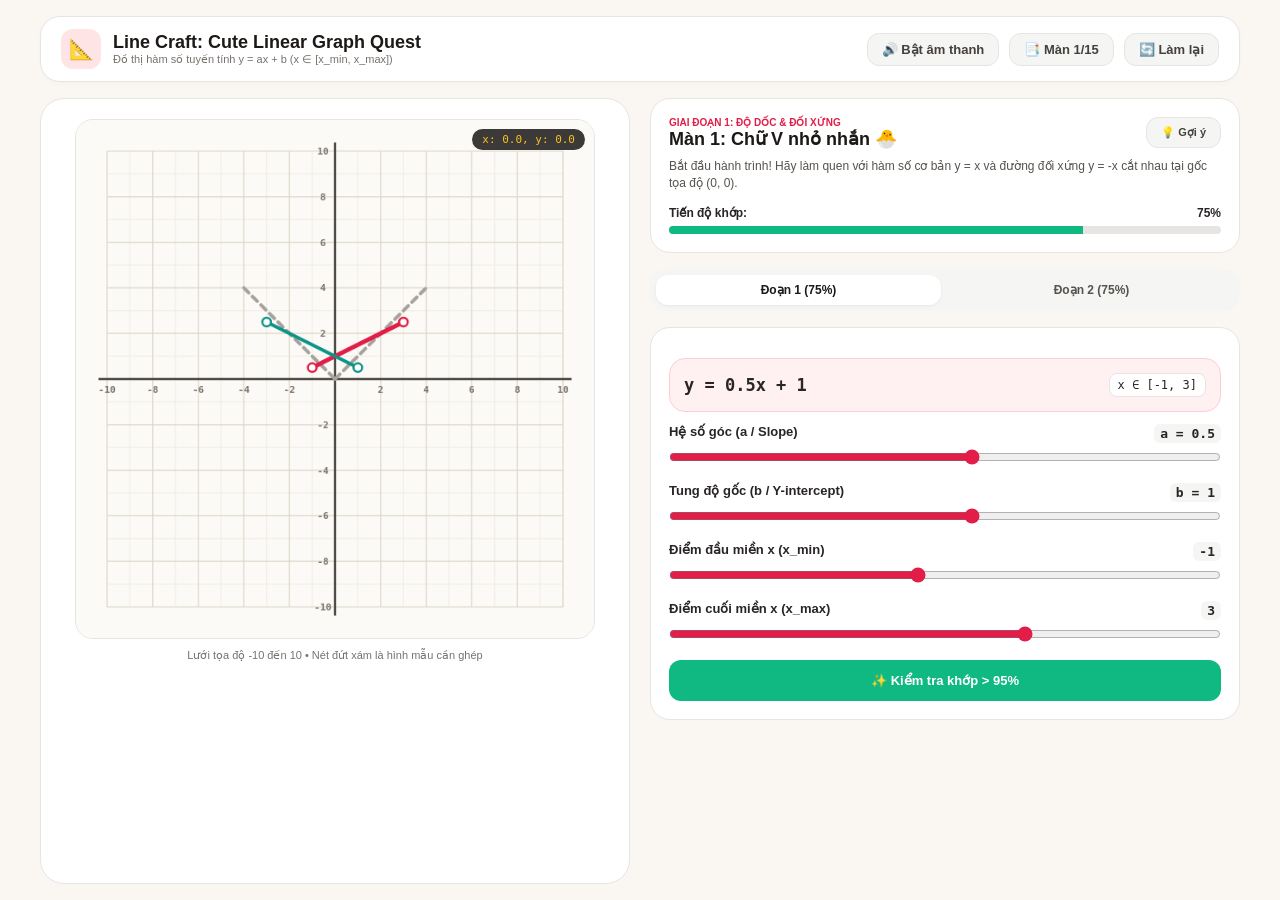
<file: standalone_game.html>
<!DOCTYPE html>
<html lang="vi">
<head>
  <meta charset="UTF-8">
  <meta name="viewport" content="width=device-width, initial-scale=1.0">
  <title>Line Craft: Cute Linear Graph Quest</title>
  <style>
    * {
      box-sizing: border-box;
      margin: 0;
      padding: 0;
      font-family: -apple-system, BlinkMacSystemFont, "Segoe UI", Roboto, "Helvetica Neue", Arial, sans-serif;
    }
    body {
      background-color: #FAF7F2;
      color: #292524;
      display: flex;
      flex-direction: column;
      min-height: 100vh;
      padding: 16px;
    }
    header {
      max-width: 1200px;
      margin: 0 auto 16px auto;
      width: 100%;
      display: flex;
      justify-content: space-between;
      align-items: center;
      background: #FFFFFF;
      padding: 12px 20px;
      border-radius: 20px;
      border: 1px solid #E7E5E4;
      box-shadow: 0 2px 4px rgba(0,0,0,0.02);
    }
    .logo {
      display: flex;
      align-items: center;
      gap: 12px;
    }
    .logo-badge {
      background: #FFE4E6;
      color: #E11D48;
      width: 40px;
      height: 40px;
      border-radius: 12px;
      display: flex;
      align-items: center;
      justify-content: center;
      font-size: 20px;
    }
    h1 {
      font-size: 18px;
      font-weight: 800;
      color: #1C1917;
    }
    .subtitle {
      font-size: 11px;
      color: #78716C;
    }
    .top-actions {
      display: flex;
      align-items: center;
      gap: 10px;
    }
    .btn {
      padding: 8px 14px;
      border-radius: 12px;
      font-size: 13px;
      font-weight: 700;
      cursor: pointer;
      border: 1px solid transparent;
      transition: all 0.15s ease;
      display: inline-flex;
      align-items: center;
      gap: 6px;
    }
    .btn-secondary {
      background: #F5F5F4;
      color: #44403C;
      border-color: #E7E5E4;
    }
    .btn-secondary:hover {
      background: #E7E5E4;
    }
    .btn-primary {
      background: #10B981;
      color: #FFFFFF;
    }
    .btn-primary:hover {
      background: #059669;
    }

    main {
      max-width: 1200px;
      margin: 0 auto;
      width: 100%;
      display: grid;
      grid-template-columns: 1fr;
      gap: 20px;
      flex: 1;
    }
    @media (min-width: 900px) {
      main {
        grid-template-columns: 1fr 1fr;
      }
    }

    .canvas-panel {
      background: #FFFFFF;
      padding: 20px;
      border-radius: 24px;
      border: 1px solid #E7E5E4;
      display: flex;
      flex-direction: column;
      align-items: center;
      position: relative;
    }
    .canvas-container {
      position: relative;
      width: 100%;
      max-width: 520px;
      aspect-ratio: 1 / 1;
    }
    canvas {
      width: 100%;
      height: 100%;
      border-radius: 18px;
      background: #FCFAF6;
      border: 1px solid #E7E5E4;
      cursor: crosshair;
    }
    .coord-badge {
      position: absolute;
      top: 10px;
      right: 10px;
      background: rgba(28, 25, 23, 0.85);
      color: #FBBF24;
      padding: 4px 10px;
      border-radius: 20px;
      font-size: 11px;
      font-family: monospace;
      pointer-events: none;
    }

    .control-panel {
      display: flex;
      flex-direction: column;
      gap: 16px;
    }
    .card {
      background: #FFFFFF;
      padding: 18px;
      border-radius: 20px;
      border: 1px solid #E7E5E4;
    }
    .level-info-header {
      display: flex;
      justify-content: space-between;
      align-items: flex-start;
      margin-bottom: 8px;
    }
    .level-title {
      font-size: 18px;
      font-weight: 800;
      color: #1C1917;
      display: flex;
      align-items: center;
      gap: 8px;
    }
    .hint-box {
      background: #FEF3C7;
      border: 1px solid #FDE68A;
      color: #92400E;
      padding: 10px 14px;
      border-radius: 14px;
      font-size: 12px;
      margin-top: 10px;
      line-height: 1.5;
    }

    .line-tabs {
      display: flex;
      gap: 8px;
      background: #F5F5F4;
      padding: 6px;
      border-radius: 16px;
    }
    .tab-btn {
      flex: 1;
      padding: 8px;
      border-radius: 12px;
      border: none;
      font-weight: 700;
      font-size: 12px;
      cursor: pointer;
      background: transparent;
      color: #57534E;
      transition: all 0.15s;
    }
    .tab-btn.active {
      background: #FFFFFF;
      color: #1C1917;
      box-shadow: 0 1px 3px rgba(0,0,0,0.06);
    }

    .equation-display {
      background: #FFF1F2;
      border: 1px solid #FECDD3;
      padding: 14px;
      border-radius: 16px;
      margin: 12px 0;
      display: flex;
      justify-content: space-between;
      align-items: center;
    }
    .eq-math {
      font-family: monospace;
      font-size: 17px;
      font-weight: 800;
    }
    .eq-domain {
      font-family: monospace;
      font-size: 12px;
      background: #FFFFFF;
      padding: 4px 8px;
      border-radius: 8px;
      border: 1px solid #E7E5E4;
    }

    .slider-row {
      margin-bottom: 14px;
    }
    .slider-header {
      display: flex;
      justify-content: space-between;
      font-size: 13px;
      font-weight: 700;
      margin-bottom: 6px;
    }
    .slider-val {
      font-family: monospace;
      background: #F5F5F4;
      padding: 2px 6px;
      border-radius: 6px;
    }
    input[type=range] {
      width: 100%;
      cursor: pointer;
      accent-color: #E11D48;
    }

    .accuracy-bar {
      height: 8px;
      background: #E7E5E4;
      border-radius: 99px;
      overflow: hidden;
      margin-top: 6px;
    }
    .accuracy-fill {
      height: 100%;
      background: #10B981;
      width: 0%;
      transition: width 0.2s;
    }

    .modal-overlay {
      position: fixed;
      inset: 0;
      background: rgba(28, 25, 23, 0.6);
      backdrop-filter: blur(4px);
      display: none;
      align-items: center;
      justify-content: center;
      padding: 16px;
      z-index: 99;
    }
    .modal-card {
      background: #FAF7F2;
      border-radius: 24px;
      max-width: 440px;
      width: 100%;
      padding: 24px;
      border: 2px solid #FDE68A;
      text-align: center;
      box-shadow: 0 10px 25px rgba(0,0,0,0.15);
    }
  </style>
</head>
<body>

  <header>
    <div class="logo">
      <div class="logo-badge">📐</div>
      <div>
        <h1>Line Craft: Cute Linear Graph Quest</h1>
        <div class="subtitle">Đồ thị hàm số tuyến tính y = ax + b (x ∈ [x_min, x_max])</div>
      </div>
    </div>
    <div class="top-actions">
      <button class="btn btn-secondary" id="btn-sound">🔊 Bật âm thanh</button>
      <button class="btn btn-secondary" id="btn-level-list">📑 Màn 1/15</button>
      <button class="btn btn-secondary" id="btn-reset">🔄 Làm lại</button>
    </div>
  </header>

  <main>
    <!-- Left Column: Graph Studio -->
    <div class="canvas-panel">
      <div class="canvas-container">
        <canvas id="graph-canvas" width="600" height="600"></canvas>
        <div class="coord-badge" id="coord-tooltip">x: 0.0, y: 0.0</div>
      </div>
      <div style="font-size: 11px; color: #78716C; margin-top: 10px;">
        Lưới tọa độ -10 đến 10 • Nét đứt xám là hình mẫu cần ghép
      </div>
    </div>

    <!-- Right Column: Control Station -->
    <div class="control-panel">
      <div class="card">
        <div class="level-info-header">
          <div>
            <div id="level-phase-tag" style="font-size: 10px; font-weight: 700; color: #E11D48; text-transform: uppercase;">Giai đoạn 1</div>
            <div class="level-title" id="level-title">Màn 1: Chữ V nhỏ nhắn 🐣</div>
          </div>
          <button class="btn btn-secondary" id="btn-hint-toggle" style="font-size: 11px;">💡 Gợi ý</button>
        </div>
        <p id="level-desc" style="font-size: 12px; color: #57534E; line-height: 1.4;">
          Điều chỉnh 2 cánh của chữ V sao cho khớp với nét đứt mờ.
        </p>
        <div class="hint-box" id="level-hint" style="display: none;"></div>

        <!-- Total match percentage bar -->
        <div style="margin-top: 14px;">
          <div style="display: flex; justify-content: space-between; font-size: 12px; font-weight: 700;">
            <span>Tiến độ khớp:</span>
            <span id="total-accuracy-text">0%</span>
          </div>
          <div class="accuracy-bar">
            <div class="accuracy-fill" id="total-accuracy-bar"></div>
          </div>
        </div>
      </div>

      <!-- Line Tab Selectors -->
      <div class="line-tabs" id="line-tabs-container"></div>

      <!-- Equation Card -->
      <div class="card" id="control-card">
        <div class="equation-display">
          <div class="eq-math" id="eq-formula">y = 1.0x + 0.0</div>
          <div class="eq-domain" id="eq-domain">x ∈ [0, 4]</div>
        </div>

        <!-- Slider A (Slope) -->
        <div class="slider-row">
          <div class="slider-header">
            <span>Hệ số góc (a / Slope)</span>
            <span class="slider-val" id="val-a">a = 1.0</span>
          </div>
          <input type="range" id="slider-a" min="-5" max="5" step="0.1" value="1">
        </div>

        <!-- Slider B (Intercept) -->
        <div class="slider-row">
          <div class="slider-header">
            <span>Tung độ gốc (b / Y-intercept)</span>
            <span class="slider-val" id="val-b">b = 0.0</span>
          </div>
          <input type="range" id="slider-b" min="-10" max="10" step="0.5" value="0">
        </div>

        <!-- Slider Domain Min -->
        <div class="slider-row">
          <div class="slider-header">
            <span>Điểm đầu miền x (x_min)</span>
            <span class="slider-val" id="val-xmin">-4.0</span>
          </div>
          <input type="range" id="slider-xmin" min="-10" max="10" step="0.5" value="-4">
        </div>

        <!-- Slider Domain Max -->
        <div class="slider-row">
          <div class="slider-header">
            <span>Điểm cuối miền x (x_max)</span>
            <span class="slider-val" id="val-xmax">0.0</span>
          </div>
          <input type="range" id="slider-xmax" min="-10" max="10" step="0.5" value="0">
        </div>

        <div style="display: flex; gap: 10px; margin-top: 10px;">
          <button class="btn btn-primary" id="btn-check" style="flex: 1; justify-content: center; padding: 12px;">
            ✨ Kiểm tra khớp &gt; 95%
          </button>
        </div>
      </div>
    </div>
  </main>

  <!-- Victory Modal -->
  <div class="modal-overlay" id="victory-modal">
    <div class="modal-card">
      <div style="font-size: 50px; margin-bottom: 10px;">🎉</div>
      <h2 style="font-size: 20px; font-weight: 800; margin-bottom: 6px;">Hoàn Thành Xuất Sắc!</h2>
      <p style="font-size: 13px; color: #57534E; margin-bottom: 16px;">
        Bạn đã khớp tất cả các đoạn thẳng với sai số &lt; 5%!
      </p>
      <div style="display: flex; gap: 10px; justify-content: center;">
        <button class="btn btn-primary" id="btn-next-level" style="padding: 12px 20px;">
          Màn tiếp theo ➡️
        </button>
        <button class="btn btn-secondary" id="btn-close-victory" style="padding: 12px 16px;">
          Xem lại
        </button>
      </div>
    </div>
  </div>

  <script>
    const LEVELS = [
      {
        id: 1, phase: 1, phaseName: 'GIAI ĐOẠN 1: Độ dốc & Đối xứng',
        title: 'Chữ V nhỏ nhắn', subtitle: 'Mũi tên chỉ xuống / Mỏ chim nhỏ', emoji: '🐣',
        description: 'Bắt đầu hành trình! Hãy làm quen với hàm số cơ bản y = x và đường đối xứng y = -x cắt nhau tại gốc tọa độ (0, 0).',
        hint: 'Gợi ý: Đường 1 có a = 1, x ∈ [0, 4]. Đường 2 có a = -1, x ∈ [-4, 0]. Cả hai đều có b = 0.',
        targetLines: [{ a: 1, b: 0, xMin: 0, xMax: 4, label: 'Đoạn 1' }, { a: -1, b: 0, xMin: -4, xMax: 0, label: 'Đoạn 2' }],
        initialLines: [{ a: 0.5, b: 1, xMin: -1, xMax: 3 }, { a: -0.5, b: 1, xMin: -3, xMax: 1 }]
      },
      {
        id: 2, phase: 1, phaseName: 'GIAI ĐOẠN 1: Độ dốc & Đối xứng',
        title: 'Mái nhà ấm áp', subtitle: 'Chữ V ngược che mưa nắng', emoji: '🏠',
        description: 'Khi tung độ gốc b nâng lên 4 đơn vị, đỉnh của hai đường thẳng sẽ giao nhau tại (0, 4) tạo thành mái nhà.',
        hint: 'Gợi ý: Cả 2 mái nhà đều có b = 4. Mái dốc phải: a = -1, x ∈ [0, 4]. Mái dốc trái: a = 1, x ∈ [-4, 0].',
        targetLines: [{ a: -1, b: 4, xMin: 0, xMax: 4, label: 'Đoạn 1' }, { a: 1, b: 4, xMin: -4, xMax: 0, label: 'Đoạn 2' }],
        initialLines: [{ a: -0.5, b: 2, xMin: 0, xMax: 3 }, { a: 0.5, b: 2, xMin: -3, xMax: 0 }]
      },
      {
        id: 3, phase: 1, phaseName: 'GIAI ĐOẠN 1: Độ dốc & Đối xứng',
        title: 'Dấu X xinh xắn', subtitle: 'Hai đường chéo giao tại gốc O', emoji: '❌',
        description: 'Kéo dài cả hai đường qua gốc tọa độ (0, 0) để tạo thành dấu nhân đối xứng tuyệt đẹp.',
        hint: 'Gợi ý: Đi qua gốc O nên b = 0. Một đường a = 1, một đường a = -1, cùng có miền x từ -3 đến 3.',
        targetLines: [{ a: 1, b: 0, xMin: -3, xMax: 3, label: 'Đoạn 1' }, { a: -1, b: 0, xMin: -3, xMax: 3, label: 'Đoạn 2' }],
        initialLines: [{ a: 1.5, b: 0, xMin: -2, xMax: 2 }, { a: -0.5, b: 1, xMin: -2, xMax: 2 }]
      },
      {
        id: 4, phase: 1, phaseName: 'GIAI ĐOẠN 1: Độ dốc & Đối xứng',
        title: 'Chiếc thang song song', subtitle: 'Độ dốc bằng nhau, dịch chuyển b', emoji: '🪜',
        description: 'Hai đường thẳng có cùng hệ số góc a thì song song với nhau! Hãy chỉnh b để bậc thang cách đều.',
        hint: 'Gợi ý: Cả hai đường có a = 0.5 và x ∈ [-3, 3]. Đường trên b = 2, đường dưới b = -2.',
        targetLines: [{ a: 0.5, b: 2, xMin: -3, xMax: 3, label: 'Đoạn 1' }, { a: 0.5, b: -2, xMin: -3, xMax: 3, label: 'Đoạn 2' }],
        initialLines: [{ a: 1, b: 1, xMin: -2, xMax: 2 }, { a: 0.5, b: 0, xMin: -2, xMax: 2 }]
      },
      {
        id: 5, phase: 1, phaseName: 'GIAI ĐOẠN 1: Độ dốc & Đối xứng',
        title: 'Góc đồng hồ 9 giờ 15', subtitle: 'Đường nằm ngang & đường xiên', emoji: '⏰',
        description: 'Đường nằm ngang: khi a = 0, y = b là đường thẳng song song với trục hoành Ox.',
        hint: 'Gợi ý: Đường ngang: a = 0, b = 2, x ∈ [-4, 4]. Đường kim xiên: a = 2, b = 2, x ∈ [0, 2].',
        targetLines: [{ a: 0, b: 2, xMin: -4, xMax: 4, label: 'Đoạn 1' }, { a: 2, b: 2, xMin: 0, xMax: 2, label: 'Đoạn 2' }],
        initialLines: [{ a: 0.5, b: 2, xMin: -3, xMax: 3 }, { a: 1, b: 0, xMin: 0, xMax: 3 }]
      },
      {
        id: 6, phase: 2, phaseName: 'GIAI ĐOẠN 2: Tạo hình đáng yêu',
        title: 'Đôi tai mèo con', subtitle: 'Hai tai nhọn xinh xắn', emoji: '🐱',
        description: 'Ghép 3 đường thẳng để tạo thành đôi tai mèo nhọn đáng yêu!',
        hint: 'Gợi ý: L1: y = 2x + 6, x ∈ [-3, -1]. L2: y = -2x - 2, x ∈ [-1, 1]. L3: y = 2x - 2, x ∈ [1, 3].',
        targetLines: [{ a: 2, b: 6, xMin: -3, xMax: -1, label: 'Đoạn 1' }, { a: -2, b: -2, xMin: -1, xMax: 1, label: 'Đoạn 2' }, { a: 2, b: -2, xMin: 1, xMax: 3, label: 'Đoạn 3' }],
        initialLines: [{ a: 1, b: 4, xMin: -2, xMax: 0 }, { a: -1, b: 0, xMin: -1, xMax: 1 }, { a: 1, b: 0, xMin: 0, xMax: 2 }]
      },
      {
        id: 7, phase: 2, phaseName: 'GIAI ĐOẠN 2: Tạo hình đáng yêu',
        title: 'Ngọn núi đôi phủ tuyết', subtitle: 'Đỉnh núi hùng vĩ & đáy phẳng', emoji: '🏔️',
        description: 'Tam giác khép kín: hai sườn dốc đối xứng và đáy nằm ngang.',
        hint: 'Gợi ý: Sườn trái: a = 1, b = 3, x ∈ [-3, 0]. Sườn phải: a = -1, b = 3, x ∈ [0, 3]. Đáy núi: a = 0, b = 0, x ∈ [-3, 3].',
        targetLines: [{ a: 1, b: 3, xMin: -3, xMax: 0, label: 'Đoạn 1' }, { a: -1, b: 3, xMin: 0, xMax: 3, label: 'Đoạn 2' }, { a: 0, b: 0, xMin: -3, xMax: 3, label: 'Đoạn 3' }],
        initialLines: [{ a: 1, b: 1, xMin: -2, xMax: 0 }, { a: -1, b: 1, xMin: 0, xMax: 2 }, { a: 0, b: 1, xMin: -2, xMax: 2 }]
      },
      {
        id: 8, phase: 2, phaseName: 'GIAI ĐOẠN 2: Tạo hình đáng yêu',
        title: 'Chiếc nơ bướm', subtitle: 'Nơ bướm đối xứng', emoji: '🎀',
        description: 'Hai đường chéo thoai thoải cùng một đường ngang tạo thành chiếc nơ duyên dáng.',
        hint: 'Gợi ý: Cánh nơ: a = 0.5 và a = -0.5, b = 0, x ∈ [-4, 4]. Viền ngang: a = 0, b = 2, x ∈ [-4, 4].',
        targetLines: [{ a: 0.5, b: 0, xMin: -4, xMax: 4, label: 'Đoạn 1' }, { a: -0.5, b: 0, xMin: -4, xMax: 4, label: 'Đoạn 2' }, { a: 0, b: 2, xMin: -4, xMax: 4, label: 'Đoạn 3' }],
        initialLines: [{ a: 1, b: 0, xMin: -3, xMax: 3 }, { a: -1, b: 0, xMin: -3, xMax: 3 }, { a: 0, b: 1, xMin: -3, xMax: 3 }]
      },
      {
        id: 9, phase: 2, phaseName: 'GIAI ĐOẠN 2: Tạo hình đáng yêu',
        title: 'Miệng cười tít mắt', subtitle: 'Biểu cảm nụ cười tươi tắn', emoji: '😊',
        description: 'Tạo hình miệng cười rạng rỡ với hai đoạn xiên nhẹ phía dưới và đường ngang trang trí.',
        hint: 'Gợi ý: Khóe trái: a = -0.5, b = -1, x ∈ [-4, 0]. Khóe phải: a = 0.5, b = -1, x ∈ [0, 4]. Đường trên: a = 0, b = 1, x ∈ [-2, 2].',
        targetLines: [{ a: -0.5, b: -1, xMin: -4, xMax: 0, label: 'Đoạn 1' }, { a: 0.5, b: -1, xMin: 0, xMax: 4, label: 'Đoạn 2' }, { a: 0, b: 1, xMin: -2, xMax: 2, label: 'Đoạn 3' }],
        initialLines: [{ a: -0.5, b: 0, xMin: -3, xMax: 0 }, { a: 0.5, b: 0, xMin: 0, xMax: 3 }, { a: 0, b: 2, xMin: -1, xMax: 1 }]
      },
      {
        id: 10, phase: 2, phaseName: 'GIAI ĐOẠN 2: Tạo hình đáng yêu',
        title: 'Hình kim cương lấp lánh', subtitle: 'Nửa trên nhọn và cạnh vát dưới', emoji: '💎',
        description: 'Viên kim cương tỏa sáng với chóp nhọn phía trên và đường vát phía dưới.',
        hint: 'Gợi ý: L1: a = 1, b = 3, x ∈ [-3, 0]. L2: a = -1, b = 3, x ∈ [0, 3]. L3: a = 0.5, b = -1.5, x ∈ [-3, 3].',
        targetLines: [{ a: 1, b: 3, xMin: -3, xMax: 0, label: 'Đoạn 1' }, { a: -1, b: 3, xMin: 0, xMax: 3, label: 'Đoạn 2' }, { a: 0.5, b: -1.5, xMin: -3, xMax: 3, label: 'Đoạn 3' }],
        initialLines: [{ a: 1, b: 2, xMin: -2, xMax: 0 }, { a: -1, b: 2, xMin: 0, xMax: 2 }, { a: 0, b: -1, xMin: -2, xMax: 2 }]
      },
      {
        id: 11, phase: 3, phaseName: 'GIAI ĐOẠN 3: Thử thách hệ số cao',
        title: 'Cây thông Noel mini', subtitle: 'Tán lá dốc nhọn màu xanh', emoji: '🎄',
        description: 'Hệ số dốc thập phân |a| = 1.5 tạo nên tán lá cây thông thanh mảnh vút cao.',
        hint: 'Gợi ý: Đỉnh tại (0, 3). Tán phải: a = -1.5, b = 3, x ∈ [0, 2]. Tán trái: a = 1.5, b = 3, x ∈ [-2, 0]. Đáy: a = 0, b = 0, x ∈ [-2, 2].',
        targetLines: [{ a: -1.5, b: 3, xMin: 0, xMax: 2, label: 'Đoạn 1' }, { a: 1.5, b: 3, xMin: -2, xMax: 0, label: 'Đoạn 2' }, { a: 0, b: 0, xMin: -2, xMax: 2, label: 'Đoạn 3' }],
        initialLines: [{ a: -1, b: 2, xMin: 0, xMax: 2 }, { a: 1, b: 2, xMin: -2, xMax: 0 }, { a: 0, b: -1, xMin: -2, xMax: 2 }]
      },
      {
        id: 12, phase: 3, phaseName: 'GIAI ĐOẠN 3: Thử thách hệ số cao',
        title: 'Cánh buồm lướt sóng', subtitle: 'Tam giác buồm giương gió', emoji: '⛵',
        description: 'Con thuyền lướt sóng: kết hợp mép buồm dốc đứng và đường xuôi.',
        hint: 'Gợi ý: Mép trước: a = 2, b = 2, x ∈ [0, 2]. Mép sau: a = -1, b = 8, x ∈ [2, 4]. Mép dưới: a = 0, b = 2, x ∈ [0, 4].',
        targetLines: [{ a: 2, b: 2, xMin: 0, xMax: 2, label: 'Đoạn 1' }, { a: -1, b: 8, xMin: 2, xMax: 4, label: 'Đoạn 2' }, { a: 0, b: 2, xMin: 0, xMax: 4, label: 'Đoạn 3' }],
        initialLines: [{ a: 1, b: 1, xMin: 0, xMax: 2 }, { a: -1, b: 6, xMin: 1, xMax: 3 }, { a: 0, b: 1, xMin: 0, xMax: 3 }]
      },
      {
        id: 13, phase: 3, phaseName: 'GIAI ĐOẠN 3: Thử thách hệ số cao',
        title: 'Ngôi sao băng bay qua', subtitle: 'Vệt đuôi sáng dài xé bầu trời', emoji: '🌠',
        description: 'Hệ số góc rất nhỏ a = 0.2 tạo nên vệt đuôi sao băng bay lượn là đà kéo dài.',
        hint: 'Gợi ý: Đuôi trên: a = 0.2, b = 3, x ∈ [-6, 2]. Đuôi dưới: a = 0.2, b = 1, x ∈ [-6, 0]. Mũi: a = -2, b = 2, x ∈ [0, 2].',
        targetLines: [{ a: 0.2, b: 3, xMin: -6, xMax: 2, label: 'Đoạn 1' }, { a: 0.2, b: 1, xMin: -6, xMax: 0, label: 'Đoạn 2' }, { a: -2, b: 2, xMin: 0, xMax: 2, label: 'Đoạn 3' }],
        initialLines: [{ a: 0.5, b: 2, xMin: -4, xMax: 1 }, { a: 0.5, b: 1, xMin: -4, xMax: 0 }, { a: -1, b: 2, xMin: 0, xMax: 2 }]
      },
      {
        id: 14, phase: 3, phaseName: 'GIAI ĐOẠN 3: Thử thách hệ số cao',
        title: 'Túp lều cắm trại', subtitle: 'Lều chữ A trong rừng ấm cúng', emoji: '⛺',
        description: 'Mô hình 3D tối giản: hai mái trước chữ A kết hợp với sống lều kéo dài ra phía sau.',
        hint: 'Gợi ý: Mái trái: a = 2, b = 4, x ∈ [-2, 0]. Mái phải: a = -2, b = 4, x ∈ [0, 2]. Sống lều: a = -0.5, b = 4, x ∈ [0, 4].',
        targetLines: [{ a: 2, b: 4, xMin: -2, xMax: 0, label: 'Đoạn 1' }, { a: -2, b: 4, xMin: 0, xMax: 2, label: 'Đoạn 2' }, { a: -0.5, b: 4, xMin: 0, xMax: 4, label: 'Đoạn 3' }],
        initialLines: [{ a: 1.5, b: 3, xMin: -2, xMax: 0 }, { a: -1.5, b: 3, xMin: 0, xMax: 2 }, { a: -1, b: 3, xMin: 0, xMax: 3 }]
      },
      {
        id: 15, phase: 3, phaseName: 'GIAI ĐOẠN 3: Thử thách hệ số cao',
        title: 'Vương miện công chúa', subtitle: 'Thử thách vinh quang tối thượng', emoji: '👑',
        description: 'Chúc mừng bạn đã đến đỉnh cao! Hãy hoàn thành vương miện để trở thành Bậc Thầy Hàm Số!',
        hint: 'Gợi ý: Chóp vương miện: L1 có a = 1, b = 2, x ∈ [-2, 0]; L2 có a = -1, b = 2, x ∈ [0, 2]. Đế vương miện: a = 0, b = 0, x ∈ [-3, 3].',
        targetLines: [{ a: 1, b: 2, xMin: -2, xMax: 0, label: 'Đoạn 1' }, { a: -1, b: 2, xMin: 0, xMax: 2, label: 'Đoạn 2' }, { a: 0, b: 0, xMin: -3, xMax: 3, label: 'Đoạn 3' }],
        initialLines: [{ a: 0.8, b: 1.5, xMin: -2, xMax: 0 }, { a: -0.8, b: 1.5, xMin: 0, xMax: 2 }, { a: 0, b: -0.5, xMin: -2, xMax: 2 }]
      }
    ];

    let currentLevelIndex = 0;
    let activeLineIndex = 0;
    let playerLines = [];
    let isMuted = false;
    let audioCtx = null;
    const colors = ['#E11D48', '#0D9488', '#D97706'];

    function getAudioContext() {
      if (!audioCtx) {
        audioCtx = new (window.AudioContext || window.webkitAudioContext)();
      }
      if (audioCtx.state === 'suspended') {
        audioCtx.resume();
      }
      return audioCtx;
    }

    function playTick() {
      if (isMuted) return;
      try {
        const ctx = getAudioContext();
        const now = ctx.currentTime;
        const osc = ctx.createOscillator();
        const gain = ctx.createGain();
        osc.frequency.setValueAtTime(400, now);
        osc.frequency.exponentialRampToValueAtTime(160, now + 0.04);
        gain.gain.setValueAtTime(0.08, now);
        gain.gain.exponentialRampToValueAtTime(0.001, now + 0.04);
        osc.connect(gain);
        gain.connect(ctx.destination);
        osc.start(now);
        osc.stop(now + 0.045);
      } catch(e) {}
    }

    function playVictory() {
      if (isMuted) return;
      try {
        const ctx = getAudioContext();
        const now = ctx.currentTime;
        [523.25, 659.25, 783.99, 1046.5].forEach((freq, idx) => {
          const time = now + idx * 0.1;
          const osc = ctx.createOscillator();
          const gain = ctx.createGain();
          osc.type = 'sine';
          osc.frequency.setValueAtTime(freq, time);
          gain.gain.setValueAtTime(0.18, time);
          gain.gain.exponentialRampToValueAtTime(0.001, time + 0.3);
          osc.connect(gain);
          gain.connect(ctx.destination);
          osc.start(time);
          osc.stop(time + 0.31);
        });
      } catch(e) {}
    }

    const canvas = document.getElementById('graph-canvas');
    const ctx = canvas.getContext('2d');

    function mathToPixel(mx, my, w, h) {
      const pad = 36;
      const gw = w - pad * 2;
      const gh = h - pad * 2;
      const px = pad + ((mx + 10) / 20) * gw;
      const py = pad + ((10 - my) / 20) * gh;
      return { px, py };
    }

    function drawGraph() {
      const w = canvas.width;
      const h = canvas.height;
      const pad = 36;

      ctx.fillStyle = '#FCFAF6';
      ctx.fillRect(0, 0, w, h);

      // Minor grid
      ctx.lineWidth = 1;
      ctx.strokeStyle = '#F1ECE3';
      ctx.beginPath();
      for (let i = -10; i <= 10; i++) {
        if (i % 2 !== 0) {
          const { px } = mathToPixel(i, 0, w, h);
          const { py } = mathToPixel(0, i, w, h);
          ctx.moveTo(px, pad); ctx.lineTo(px, h - pad);
          ctx.moveTo(pad, py); ctx.lineTo(w - pad, py);
        }
      }
      ctx.stroke();

      // Major grid
      ctx.lineWidth = 1.2;
      ctx.strokeStyle = '#DDD5C7';
      ctx.beginPath();
      for (let i = -10; i <= 10; i += 2) {
        if (i !== 0) {
          const { px } = mathToPixel(i, 0, w, h);
          const { py } = mathToPixel(0, i, w, h);
          ctx.moveTo(px, pad); ctx.lineTo(px, h - pad);
          ctx.moveTo(pad, py); ctx.lineTo(w - pad, py);
        }
      }
      ctx.stroke();

      // Axes
      const origin = mathToPixel(0, 0, w, h);
      ctx.lineWidth = 2.4;
      ctx.strokeStyle = '#44403C';
      ctx.beginPath();
      ctx.moveTo(pad - 10, origin.py); ctx.lineTo(w - pad + 10, origin.py);
      ctx.moveTo(origin.px, h - pad + 10); ctx.lineTo(origin.px, pad - 10);
      ctx.stroke();

      // Numbers
      ctx.font = '600 11px monospace';
      ctx.fillStyle = '#78716C';
      ctx.textAlign = 'center';
      for (let i = -10; i <= 10; i += 2) {
        if (i !== 0) {
          const { px } = mathToPixel(i, 0, w, h);
          ctx.fillText(i, px, origin.py + 16);
          const { py } = mathToPixel(0, i, w, h);
          ctx.fillText(i, origin.px - 14, py + 4);
        }
      }

      const level = LEVELS[currentLevelIndex];

      // Targets
      level.targetLines.forEach(tgt => {
        const y1 = tgt.a * tgt.xMin + tgt.b;
        const y2 = tgt.a * tgt.xMax + tgt.b;
        const p1 = mathToPixel(tgt.xMin, y1, w, h);
        const p2 = mathToPixel(tgt.xMax, y2, w, h);

        ctx.save();
        ctx.setLineDash([8, 6]);
        ctx.lineWidth = 4;
        ctx.strokeStyle = '#A8A29E';
        ctx.lineCap = 'round';
        ctx.beginPath();
        ctx.moveTo(p1.px, p1.py);
        ctx.lineTo(p2.px, p2.py);
        ctx.stroke();
        ctx.restore();
      });

      // Player Lines
      playerLines.forEach((pl, idx) => {
        const y1 = pl.a * pl.xMin + pl.b;
        const y2 = pl.a * pl.xMax + pl.b;
        const p1 = mathToPixel(pl.xMin, y1, w, h);
        const p2 = mathToPixel(pl.xMax, y2, w, h);

        ctx.save();
        ctx.lineWidth = idx === activeLineIndex ? 5 : 4;
        ctx.strokeStyle = colors[idx % colors.length];
        ctx.lineCap = 'round';
        ctx.beginPath();
        ctx.moveTo(p1.px, p1.py);
        ctx.lineTo(p2.px, p2.py);
        ctx.stroke();

        [p1, p2].forEach(p => {
          ctx.beginPath();
          ctx.arc(p.px, p.py, 5, 0, Math.PI * 2);
          ctx.fillStyle = '#FFFFFF';
          ctx.fill();
          ctx.strokeStyle = colors[idx % colors.length];
          ctx.lineWidth = 2.5;
          ctx.stroke();
        });
        ctx.restore();
      });
    }

    function calcAccuracy(player, target) {
      const errA = Math.abs(player.a - target.a);
      const errB = Math.abs(player.b - target.b);
      const errX1 = Math.abs(player.xMin - target.xMin);
      const errX2 = Math.abs(player.xMax - target.xMax);

      const normA = Math.min(1, errA / 3);
      const normB = Math.min(1, errB / 4);
      const normX1 = Math.min(1, errX1 / 3);
      const normX2 = Math.min(1, errX2 / 3);

      const raw = normA * 0.35 + normB * 0.3 + normX1 * 0.175 + normX2 * 0.175;
      let acc = Math.round((1 - raw) * 100);
      if (errA <= 0.05 && errB <= 0.15 && errX1 <= 0.25 && errX2 <= 0.25) acc = 100;
      return Math.max(0, Math.min(100, acc));
    }

    function updateUI() {
      const level = LEVELS[currentLevelIndex];
      document.getElementById('level-phase-tag').innerText = level.phaseName;
      document.getElementById('level-title').innerText = 'Màn ' + level.id + ': ' + level.title + ' ' + level.emoji;
      document.getElementById('level-desc').innerText = level.description;
      document.getElementById('level-hint').innerText = level.hint;
      document.getElementById('btn-level-list').innerText = '📑 Màn ' + level.id + '/15';

      const tabsCont = document.getElementById('line-tabs-container');
      tabsCont.innerHTML = '';
      let totalAcc = 0;
      let allMatched = true;

      level.targetLines.forEach((tgt, idx) => {
        const btn = document.createElement('button');
        const acc = calcAccuracy(playerLines[idx], tgt);
        totalAcc += acc;
        if (acc < 95) allMatched = false;

        btn.className = 'tab-btn' + (idx === activeLineIndex ? ' active' : '');
        btn.innerText = 'Đoạn ' + (idx + 1) + ' (' + acc + '%)';
        btn.onclick = () => {
          activeLineIndex = idx;
          updateUI();
          syncSliders();
          drawGraph();
        };
        tabsCont.appendChild(btn);
      });

      const avgAcc = Math.round(totalAcc / level.targetLines.length);
      document.getElementById('total-accuracy-text').innerText = avgAcc + '%';
      document.getElementById('total-accuracy-bar').style.width = avgAcc + '%';

      const cur = playerLines[activeLineIndex];
      let eqStr = 'y = ' + cur.a + 'x';
      if (cur.b > 0) eqStr += ' + ' + cur.b;
      else if (cur.b < 0) eqStr += ' - ' + Math.abs(cur.b);
      document.getElementById('eq-formula').innerText = eqStr;
      document.getElementById('eq-domain').innerText = 'x ∈ [' + cur.xMin + ', ' + cur.xMax + ']';

      if (allMatched) {
        document.getElementById('victory-modal').style.display = 'flex';
        playVictory();
      }
    }

    function syncSliders() {
      const cur = playerLines[activeLineIndex];
      document.getElementById('slider-a').value = cur.a;
      document.getElementById('val-a').innerText = 'a = ' + cur.a;
      document.getElementById('slider-b').value = cur.b;
      document.getElementById('val-b').innerText = 'b = ' + cur.b;
      document.getElementById('slider-xmin').value = cur.xMin;
      document.getElementById('val-xmin').innerText = cur.xMin;
      document.getElementById('slider-xmax').value = cur.xMax;
      document.getElementById('val-xmax').innerText = cur.xMax;
    }

    function loadLevel(idx) {
      currentLevelIndex = idx;
      activeLineIndex = 0;
      const lvl = LEVELS[currentLevelIndex];
      playerLines = JSON.parse(JSON.stringify(lvl.initialLines));
      updateUI();
      syncSliders();
      drawGraph();
    }

    ['a', 'b', 'xmin', 'xmax'].forEach(param => {
      document.getElementById('slider-' + param).addEventListener('input', (e) => {
        playTick();
        const val = parseFloat(e.target.value);
        if (param === 'a') playerLines[activeLineIndex].a = Math.round(val * 10) / 10;
        if (param === 'b') playerLines[activeLineIndex].b = Math.round(val * 10) / 10;
        if (param === 'xmin') playerLines[activeLineIndex].xMin = Math.min(val, playerLines[activeLineIndex].xMax - 0.5);
        if (param === 'xmax') playerLines[activeLineIndex].xMax = Math.max(val, playerLines[activeLineIndex].xMin + 0.5);
        updateUI();
        syncSliders();
        drawGraph();
      });
    });

    document.getElementById('btn-hint-toggle').onclick = () => {
      const h = document.getElementById('level-hint');
      h.style.display = h.style.display === 'none' ? 'block' : 'none';
    };
    document.getElementById('btn-reset').onclick = () => {
      loadLevel(currentLevelIndex);
    };
    document.getElementById('btn-sound').onclick = () => {
      isMuted = !isMuted;
      document.getElementById('btn-sound').innerText = isMuted ? '🔇 Đã tắt âm' : '🔊 Bật âm thanh';
    };
    document.getElementById('btn-next-level').onclick = () => {
      document.getElementById('victory-modal').style.display = 'none';
      if (currentLevelIndex < LEVELS.length - 1) {
        loadLevel(currentLevelIndex + 1);
      }
    };
    document.getElementById('btn-close-victory').onclick = () => {
      document.getElementById('victory-modal').style.display = 'none';
    };

    canvas.addEventListener('mousemove', (e) => {
      const rect = canvas.getBoundingClientRect();
      const px = e.clientX - rect.left;
      const py = e.clientY - rect.top;
      const pad = 36;
      const gw = rect.width - pad * 2;
      const gh = rect.height - pad * 2;
      const mx = ((px - pad) / gw) * 20 - 10;
      const my = 10 - ((py - pad) / gh) * 20;
      document.getElementById('coord-tooltip').innerText = 'x: ' + mx.toFixed(1) + ', y: ' + my.toFixed(1);
    });

    // Start with Level 1
    loadLevel(0);
  </script>
</body>
</html>
</file>
